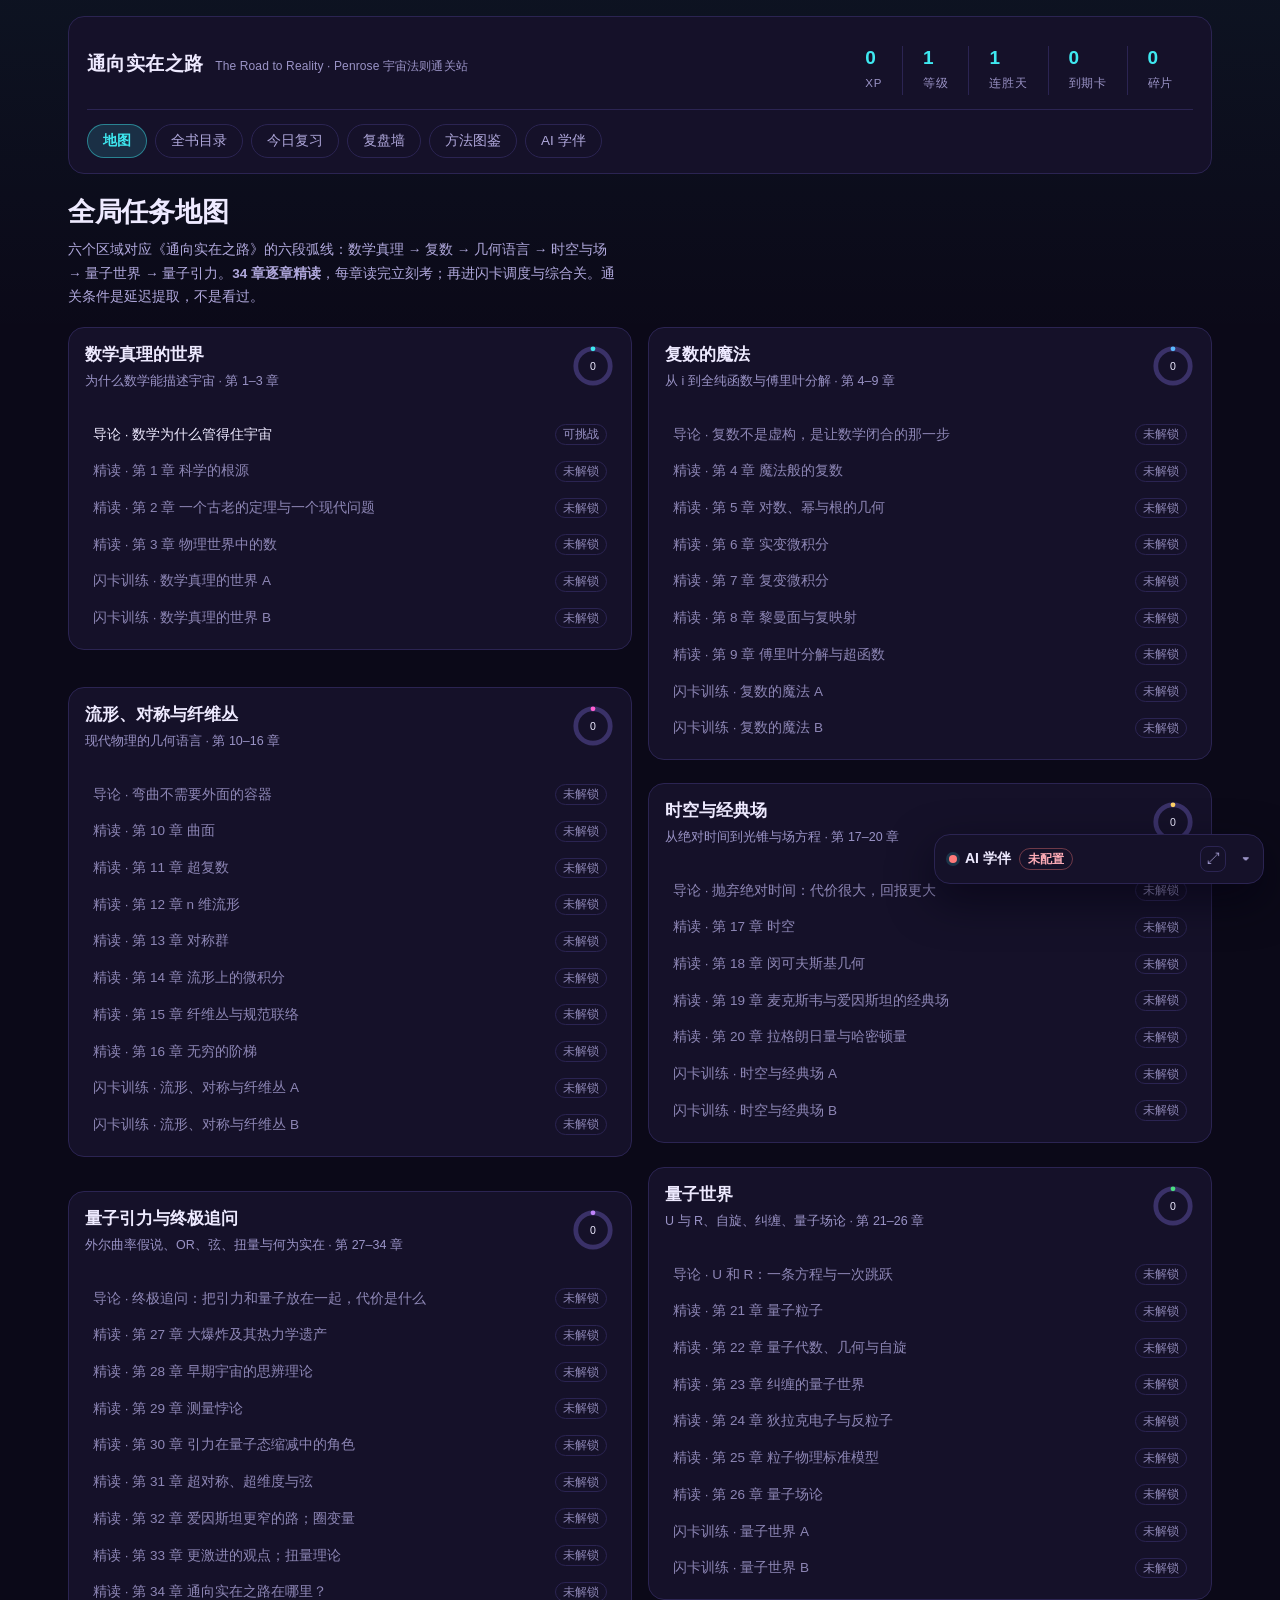
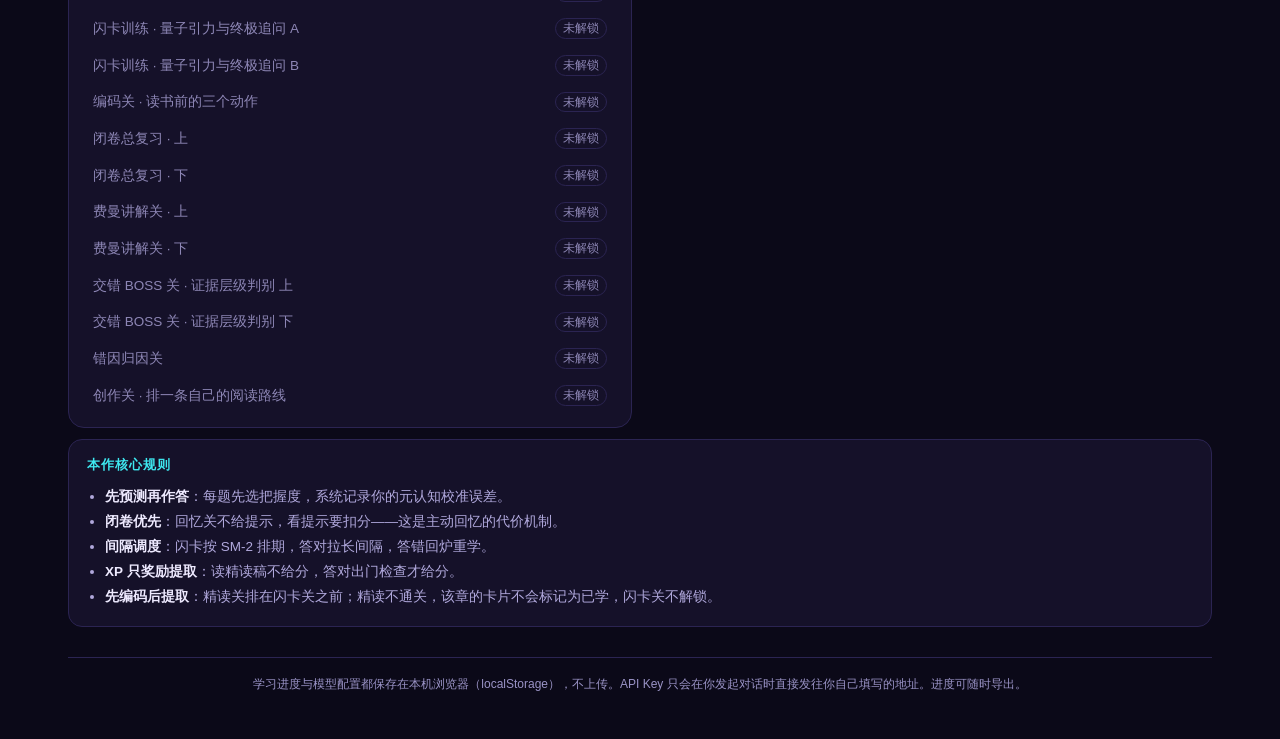
<file: index.html>
<!DOCTYPE html>
<html lang="zh-CN">
<head>
<meta charset="utf-8">
<meta name="viewport" content="width=device-width,initial-scale=1,viewport-fit=cover">
<title>通向实在之路 · 通关学习站</title>
<link rel="stylesheet" href="styles.css">
</head>
<body>

<div id="app">

  <!-- ============ 顶部 HUD ============ -->
  <header class="hud">
    <div class="hud-left">
      <div class="logo">通向实在之路</div>
      <div class="sub">The Road to Reality · Penrose 宇宙法则通关站</div>
    </div>
    <div class="hud-stats">
      <div class="stat"><span class="v" id="hud-xp">0</span><span class="k">XP</span></div>
      <div class="stat"><span class="v" id="hud-lv">1</span><span class="k">等级</span></div>
      <div class="stat"><span class="v" id="hud-streak">0</span><span class="k">连胜天</span></div>
      <div class="stat"><span class="v" id="hud-due">0</span><span class="k">到期卡</span></div>
      <div class="stat"><span class="v" id="hud-frag">0</span><span class="k">碎片</span></div>
    </div>
    <nav class="hud-nav">
      <button class="tab active" data-view="map">地图</button>
      <button class="tab" data-view="catalog">全书目录</button>
      <button class="tab" data-view="recall">今日复习</button>
      <button class="tab" data-view="wall">复盘墙</button>
      <button class="tab" data-view="library">方法图鉴</button>
      <button class="tab" data-view="companion">AI 学伴</button>
    </nav>
  </header>

  <!-- ============ 主区 ============ -->
  <main id="main">

    <!-- ---------- 地图视图 ---------- -->
    <section class="view" id="view-map">
      <div class="view-head">
        <h1>全局任务地图</h1>
        <p>六个区域对应《通向实在之路》的六段弧线：数学真理 → 复数 → 几何语言 → 时空与场 → 量子世界 → 量子引力。<b>34 章逐章精读</b>，每章读完立刻考；再进闪卡调度与综合关。通关条件是延迟提取，不是看过。</p>
      </div>
      <div class="map" id="map-grid"></div>

      <div class="panel">
        <h2 class="panel-t">本作核心规则</h2>
        <ul class="rules">
          <li><b>先预测再作答</b>：每题先选把握度，系统记录你的元认知校准误差。</li>
          <li><b>闭卷优先</b>：回忆关不给提示，看提示要扣分——这是主动回忆的代价机制。</li>
          <li><b>间隔调度</b>：闪卡按 SM-2 排期，答对拉长间隔，答错回炉重学。</li>
          <li><b>XP 只奖励提取</b>：读精读稿不给分，答对出门检查才给分。</li>
          <li><b>先编码后提取</b>：精读关排在闪卡关之前；精读不通关，该章的卡片不会标记为已学，闪卡关不解锁。</li>
        </ul>
      </div>
    </section>

    <!-- ---------- 全书目录：不受关卡顺序限制 ---------- -->
    <section class="view hidden" id="view-catalog">
      <div class="view-head">
        <h1>全书目录 · 想读哪节读哪节</h1>
        <p>这里不受关卡顺序限制。<b>自由阅读不记 XP、不进卡组、不改通关记录</b>——它是书架，不是考场。要练提取，回地图按关卡走。</p>
      </div>
      <div class="cat-bar">
        <input id="cat-q" class="cat-q" type="search" placeholder="搜章节名或小节名，比如「测地线」「薛定谔」" autocomplete="off">
        <span class="cat-count" id="cat-count"></span>
      </div>
      <div id="cat-list" class="cat-list"></div>
      <div class="panel" id="cat-store">
        <h2 class="panel-t">存档保险</h2>
        <p class="cat-note">存档存在这台浏览器里（localStorage）。换浏览器、清缓存、隐私模式都会丢。这里可以手动留底。</p>
        <div class="row-btns">
          <button class="btn small" id="cat-export">导出存档</button>
          <button class="btn small ghost" id="cat-import">导入存档</button>
          <button class="btn small ghost" id="cat-bak">看自动备份</button>
        </div>
        <div class="cat-note" id="cat-store-msg"></div>
      </div>
    </section>

    <!-- ---------- 今日复习（SM-2 队列） ---------- -->
    <section class="view hidden" id="view-recall">
      <div class="view-head">
        <h1>今日复习队列</h1>
        <p>SM-2 调度：到期卡优先，新卡每日上限 20 张。评分决定下次出现的时间，答错立刻回炉。队列只从<b>已通关</b>的章节出卡——没读过的内容不会来考你。</p>
      </div>
      <div class="recall-wrap">
        <div class="card-box" id="recall-box">
          <div class="card-face" id="recall-front"></div>
          <div class="card-face hidden" id="recall-back"></div>
          <div class="card-meta" id="recall-meta"></div>
        </div>
        <div class="grade-row hidden" id="recall-grades">
          <button class="g g1" data-g="1">忘记</button>
          <button class="g g3" data-g="3">困难</button>
          <button class="g g4" data-g="4">良好</button>
          <button class="g g5" data-g="5">轻松</button>
        </div>
        <div class="row-btns">
          <button class="btn primary" id="recall-show">显示答案</button>
          <button class="btn ghost" id="recall-skip">跳过本张</button>
        </div>
        <div class="queue-info" id="queue-info"></div>
      </div>
    </section>

    <!-- ---------- 复盘墙 ---------- -->
    <section class="view hidden" id="view-wall">
      <div class="view-head">
        <h1>复盘成就墙</h1>
        <p>这里不显示你"学了多久"，只显示你能取出来多少。</p>
      </div>
      <div class="wall-grid">
        <div class="panel">
          <h2 class="panel-t">六区域掌握度</h2>
          <div id="mastery-rings" class="rings"></div>
        </div>
        <div class="panel">
          <h2 class="panel-t">错因分布</h2>
          <div id="mistake-bars" class="bars"></div>
          <p class="hint">知识性错误占比下降才算真进步；表达类错误下降可能只是熟练度。</p>
        </div>
        <div class="panel">
          <h2 class="panel-t">元认知校准</h2>
          <div id="calib" class="calib"></div>
          <p class="hint">校准误差 = |预测正确率 − 实际正确率|。误差越小，你越清楚自己哪里不会。</p>
        </div>
        <div class="panel">
          <h2 class="panel-t">连胜日历 · 近 14 天</h2>
          <div id="streak-cal" class="cal"></div>
        </div>
        <div class="panel">
          <h2 class="panel-t">成就</h2>
          <div id="achv" class="achv"></div>
        </div>
        <div class="panel">
          <h2 class="panel-t">数据导出</h2>
          <p class="hint">所有进度可导出，避免平台锁定与黑箱算法。</p>
          <div class="row-btns">
            <button class="btn" id="exp-csv">导出 Anki 卡包 (CSV)</button>
            <button class="btn" id="exp-json">导出学习日志 (JSON)</button>
            <button class="btn danger" id="exp-reset">清空进度</button>
          </div>
        </div>
      </div>
    </section>

    <!-- ---------- 方法图鉴 ---------- -->
    <section class="view hidden" id="view-library">
      <div class="view-head">
        <h1>8 种读这本书的方法</h1>
        <p>按证据强度分层：第一梯队无条件优先，第二梯队基础扎实后叠加，辅助类只做配角，最后一类请当反面讲稿——它正是「从第一页硬啃到第 1124 页」。</p>
        <div class="row-btns" id="lib-filter">
          <button class="btn small" data-f="all">全部 8</button>
          <button class="btn small" data-f="1">第一梯队</button>
          <button class="btn small" data-f="2">第二梯队</button>
          <button class="btn small" data-f="3">辅助</button>
          <button class="btn small" data-f="4">误传</button>
        </div>
      </div>
      <div class="lib-grid" id="lib-grid"></div>
    </section>

    <!-- ---------- AI 学伴 ---------- -->
    <section class="view hidden" id="view-companion">
      <div class="view-head">
        <h1>AI 学伴</h1>
        <p>接上你自己的模型：DeepSeek 官方、本地 Ollama / LM Studio，或任意 OpenAI 兼容网关。学伴的默认纪律是「只追问、不给答案」——它做追问者、批改者、诊断者，答案仍然由你自己产出。</p>
      </div>

      <!-- 模型设置 -->
      <div class="panel llm-panel">
        <div class="llm-title">
          <h2 class="panel-t">模型设置</h2>
          <span class="pill" id="llm-status">未配置</span>
        </div>

        <div class="llm-grid">
          <label class="fld">
            <span>提供商预设</span>
            <select id="llm-preset"></select>
          </label>

          <label class="fld">
            <span>模型名</span>
            <span class="input-line">
              <input id="llm-model" list="llm-modellist" placeholder="deepseek-v4-pro" autocomplete="off">
              <button class="btn small ghost" id="llm-fetch-models" title="向 Base URL 请求 /models">拉取列表</button>
            </span>
            <datalist id="llm-modellist"></datalist>
          </label>

          <label class="fld wide">
            <span>Base URL<span class="hint">填到版本段为止，别带 /chat/completions</span></span>
            <input id="llm-base" placeholder="https://api.deepseek.com/v1" autocomplete="off" spellcheck="false">
          </label>

          <label class="fld wide">
            <span>API Key<span class="hint">只存在本机浏览器，直发你填的地址</span></span>
            <span class="input-line">
              <input id="llm-key" type="password" placeholder="sk-…（本地服务可留空）" autocomplete="off" spellcheck="false">
              <button class="btn small ghost" id="llm-key-eye">显示</button>
            </span>
          </label>

          <label class="fld">
            <span>温度 <b id="llm-temp-v">0.7</b></span>
            <input id="llm-temp" type="range" min="0" max="1.5" step="0.1">
          </label>

          <label class="fld">
            <span>最大输出 tokens<span class="hint">思考过程也算在内，调小会截断长回答</span></span>
            <input id="llm-maxtok" type="number" min="256" max="16384" step="256">
          </label>

          <label class="fld">
            <span>超时（秒）<span class="hint">多久没新内容才放弃</span></span>
            <input id="llm-timeout" type="number" min="10" max="600" step="5">
          </label>

          <div class="fld checks">
            <label><input type="checkbox" id="llm-stream"> 流式输出（打字机效果）</label>
            <label><input type="checkbox" id="llm-reason"> 展开思考过程（reasoning）</label>
          </div>
        </div>

        <div class="llm-preset-note" id="llm-preset-note"></div>

        <div class="row-btns">
          <button class="btn primary" id="llm-save">保存设置</button>
          <button class="btn" id="llm-test">测试连接</button>
          <button class="btn ghost" id="llm-reset">恢复默认</button>
          <button class="btn ghost" id="llm-clear">清除密钥</button>
          <button class="btn ghost" id="llm-proxy">下载本地代理脚本</button>
        </div>

        <div class="llm-result hidden" id="llm-result"></div>

        <details class="llm-help">
          <summary>连不上？三种典型情况与解法</summary>
          <div class="llm-help-body">
            <p><b>① 跨域被拦（最常见的报错）。</b>浏览器会打印 <code>CORS policy</code> 或本页提示「无法连接到…」。云端 API（含 DeepSeek 官方）与部分本地服务都不允许网页直接调用。解法：下载本仓库的 <code>ds-proxy.py</code>，在本机执行</p>
            <pre>python3 ds-proxy.py --upstream https://api.deepseek.com --key sk-你的key</pre>
            <p>然后把这里的 Base URL 改成 <code>http://127.0.0.1:8787/v1</code>，Key 留空（key 已放在代理端，不进浏览器），模型名照旧。</p>
            <p><b>② 混合内容拦截。</b>若页面以 <code>https://</code> 打开，而接口是 <code>http://127.0.0.1</code>，浏览器会直接拒绝。用本地单文件打开（<code>file://</code>）或让两者协议一致。</p>
            <p><b>③ 密钥或模型名不对。</b>报 401 是 key 问题，报 404 / 400 多为 Base URL 少了 <code>/v1</code>，或模型名不存在——点「拉取列表」看看服务端到底有哪些模型。</p>
            <p class="dim">DeepSeek 官方模型名：<code>deepseek-v4-pro</code>（思考模式）、<code>deepseek-v4-flash</code>（非思考）。旧的 <code>deepseek-chat</code> / <code>deepseek-reasoner</code> 已于 2026-07-24 弃用。</p>
          </div>
        </details>
      </div>

      <!-- 提示词库 -->
      <div class="panel">
        <h2 class="panel-t">提示词库</h2>
        <p class="dim">下面这些提示词可以直接复制到任意对话窗口使用，也是浮动学伴面板内置的人设来源。</p>
      </div>
      <div class="prompt-grid" id="prompt-grid"></div>

      <div class="panel">
        <h2 class="panel-t">三条不可让渡的红线</h2>
        <ul class="rules">
          <li><b>先生成，后辅助</b>：任何任务先独立做，AI 只做批改与追问。</li>
          <li><b>答案不算产出</b>：合上 AI 的回复，凭记忆重写一次，才算完成。</li>
          <li><b>事实必核查</b>：AI 给的数字与引用一律回到本站讲稿二次核对——它会一本正经地编页码。</li>
        </ul>
      </div>
    </section>

    <!-- ---------- 关卡视图 ---------- -->
    <section class="view hidden" id="view-level">
      <button class="btn ghost back" id="level-back">← 返回地图</button>
      <button class="btn ghost back" id="readmode-toggle" title="切换精读排版：大字号、宽行距、易辨识，适合长时间阅读">阅读模式：关</button>
      <div class="level-head">
        <div class="lv-tag" id="lv-tag"></div>
        <h1 id="lv-title"></h1>
        <p id="lv-brief"></p>
        <div class="lv-method" id="lv-method"></div>
      </div>
      <!-- 阅读滑轨：既是进度，也是页码导航（悬停看页码+小节，点击/方向键跳页） -->
      <div class="rd-sections" id="rd-sections"></div>
      <div class="rd-scrub" id="rd-scrub" role="slider" tabindex="0"
           aria-label="阅读进度，可跳页" aria-orientation="horizontal"
           aria-valuemin="1" aria-valuemax="1" aria-valuenow="1">
        <div class="rd-scrub-rail">
          <span class="rd-scrub-seg" id="rd-seg"></span>
          <div class="progress-bar" id="lv-progress"></div>
          <span class="rd-scrub-ticks" id="rd-ticks"></span>
          <i class="rd-scrub-cursor" id="rd-cursor"></i>
        </div>
        <div class="rd-tip" id="rd-tip"></div>
      </div>
      <div class="stage" id="lv-stage"></div>
      <div class="row-btns" id="lv-actions"></div>
      <div class="feedback hidden" id="lv-feedback"></div>
    </section>

  </main>

  <!-- ============ AI 学伴浮动面板 ============ -->
  <aside id="npc" class="npc">
    <div class="npc-head" id="npc-toggle">
      <span class="dot" id="npc-dot"></span>
      <span>AI 学伴</span>
      <span class="npc-badge" id="npc-badge">未配置</span>
      <button class="npc-exp" id="npc-expand" type="button"
              title="展开为分屏：学伴铺在右侧，和网页并排看">⤢</button>
      <span class="caret">▾</span>
    </div>
    <div class="npc-body" id="npc-body">
      <div class="npc-modes" id="npc-modes">
        <button class="btn small" data-mode="ask">只追问</button>
        <button class="btn small" data-mode="review">批改</button>
        <button class="btn small" data-mode="chat">自由问答</button>
      </div>
      <div class="npc-ctx" id="npc-ctx"></div>
      <div class="chat" id="npc-chat"></div>
      <textarea id="npc-input" class="npc-input" rows="2" placeholder="先写下你自己的答案，再让学伴追问…（Ctrl/⌘ + Enter 发送）"></textarea>
      <div class="row-btns">
        <button class="btn small primary" id="npc-ask">发送</button>
        <button class="btn small ghost" id="npc-stop">停止</button>
        <button class="btn small ghost" id="npc-clear">清空</button>
        <button class="btn small ghost" id="npc-export">导出</button>
        <button class="btn small ghost" id="npc-config">设置</button>
      </div>
      <div class="npc-tip" id="npc-tip">未接模型时，学伴用内置规则追问；在「设置」里填好 API 即可接入你自己的模型。</div>
    </div>
  </aside>

  <footer class="foot">
    学习进度与模型配置都保存在本机浏览器（localStorage），不上传。API Key 只会在你发起对话时直接发往你自己填写的地址。进度可随时导出。
  </footer>
</div>

<!-- 首屏只带地图需要的：数据结构、引擎、学伴、朗读模块 -->
<script src="data.js"></script>
<script src="data-cards.js"></script>
<script src="data-pools.js"></script>
<script src="engine.js"></script>
<script src="llm.js"></script>
<script src="tts.js"></script>
<script src="math.js"></script>
<!-- 按需加载清单（由 gen/build-lazy.py 生成） -->
<script src="gen/lazy/manifest.js"></script>
<script src="lazy.js"></script>
<!-- @@LAZY@@ 单文件版在这里内联 KaTeX / 章节 / 插图 / 图示 -->
<script src="emph.js"></script>
<script src="ink.js"></script>
<script src="app.js"></script>
</body>
</html>
</file>
<file: styles.css>
/* ============================================================
   通向实在之路 · 界面样式
   设计方向：深夜天文台
   —— 墨蓝底面、三级表面明度、单一电青主信号、金色成就色。
   三条硬规则：
   1) 不用装饰性渐变（文字渐变、按钮渐变、背景光晕一律不用）
   2) 不用左侧色条（callout 一律改用「淡色底 + 同色描边 + 同色标题」）
   3) 不嵌套卡片（卡片里只放内容，不放在第二层卡片里）
   ============================================================ */

:root{
  /* 表面：三级明度，全部带紫调，不用纯黑纯灰 */
  --bg:#0b0918;
  --surf1:#151129;
  --surf2:#1c1735;
  --surf3:#241d45;
  /* 旧变量名保留，避免 JS 内联样式失效 */
  --panel:var(--surf1);
  --panel2:var(--surf2);
  --line:#2b2452;
  --line2:#3d3470;
  /* 文字 */
  --txt:#eeeaff;
  --dim:#b0a8dc;
  --hint:#9a93c6;
  /* 信号色 */
  --cyan:#3ee8f0;
  --cyan-ink:#04141a;
  --mag:#ff5fd2;
  --gold:#ffd166;
  --ok:#4ade80;
  --bad:#ff7a7a;
  --radius:14px;
  /* 精读正文用楷体：笔画分明、字字独立，长文读起来不糊 */
  --kai:"RTRKai","Kaiti SC","STKaiti","KaiTi","楷体","Kaiti","楷体_GB2312","Songti SC","SimSun",serif;
}

*{box-sizing:border-box;-webkit-tap-highlight-color:transparent}
html,body{margin:0;padding:0}

body{
  background-color:var(--bg);
  /* 顶部一层极淡的冷色洗底，取代原来的两团径向光晕 */
  background-image:linear-gradient(180deg,rgba(62,232,240,.045),rgba(62,232,240,0) 340px);
  background-attachment:fixed;
  color:var(--txt);
  font-family:-apple-system,BlinkMacSystemFont,"PingFang SC","Microsoft YaHei","Helvetica Neue",Arial,sans-serif;
  font-size:15px; line-height:1.65; min-height:100vh;
  -webkit-font-smoothing:antialiased;
  text-rendering:optimizeLegibility;
}
#app{max-width:1180px;margin:0 auto;padding:0 18px 44px}
.hidden{display:none !important}

h1,h2,h3,h4{line-height:1.35;letter-spacing:-.01em}
h1{font-size:clamp(23px,2.4vw,27px);margin:0 0 8px;font-weight:800}
h2{font-size:19px;margin:0 0 8px;font-weight:700}
h3{margin:0 0 10px;font-size:15px;font-weight:700;color:var(--cyan)}
p{margin:0 0 10px}

/* ---------- 浏览器自带的那些面 ----------
   选中态、焦点环、滚动条、光标、表格数字：这些也是设计的一部分 */
::selection{background:rgba(62,232,240,.26);color:#fff}
:focus-visible{outline:2px solid var(--cyan);outline-offset:2px;border-radius:6px}
input,textarea,select{caret-color:var(--cyan)}
input[type=range]{accent-color:var(--cyan)}
a{color:var(--cyan);text-underline-offset:2px}
*{scrollbar-width:thin;scrollbar-color:rgba(176,168,220,.28) transparent}
::-webkit-scrollbar{width:10px;height:10px}
::-webkit-scrollbar-track{background:transparent}
::-webkit-scrollbar-thumb{background:rgba(176,168,220,.24);border-radius:6px;border:3px solid transparent;background-clip:content-box}
::-webkit-scrollbar-thumb:hover{background:rgba(176,168,220,.42);background-clip:content-box}

/* ---------- HUD：一条完整的信息带，不是五张同样的小卡 ---------- */
.hud{
  background:var(--surf1);border:1px solid var(--line);border-radius:16px;
  padding:15px 18px;margin:16px 0 20px;
}
@media (min-width:940px){
  .hud{display:grid;grid-template-columns:1fr auto;column-gap:28px;align-items:center}
  .hud-left{grid-column:1}
  .hud-stats{grid-column:2;margin:0;justify-self:end}
  .hud-nav{grid-column:1 / -1}
}
.hud-left{display:flex;align-items:baseline;gap:12px;flex-wrap:wrap}
.logo{font-size:19px;font-weight:800;letter-spacing:.02em;color:var(--txt)}
.logo b{color:var(--cyan);font-weight:800}
.sub{color:var(--hint);font-size:12px;letter-spacing:.01em}
.hud-stats{display:flex;flex-wrap:wrap;margin:14px 0 0}
.stat{padding:0 20px;border-left:1px solid var(--line);min-width:0}
.stat:first-child{padding-left:0;border-left:0}
.stat .v{display:block;font-weight:800;font-size:19px;color:var(--cyan);
  font-variant-numeric:tabular-nums;line-height:1.25}
.stat .k{font-size:11.5px;color:var(--hint);letter-spacing:.06em}
.hud-nav{display:flex;gap:8px;flex-wrap:wrap;margin-top:14px;padding-top:14px;border-top:1px solid var(--line)}
.tab{background:transparent;border:1px solid var(--line);color:var(--dim);
  padding:7px 15px;border-radius:999px;font-size:13.5px;cursor:pointer;transition:background .15s,color .15s,border-color .15s}
.tab:hover{color:var(--txt);border-color:var(--line2);background:var(--surf2)}
.tab.active{background:rgba(62,232,240,.14);color:var(--cyan);border-color:rgba(62,232,240,.45);font-weight:700}

/* ---------- 通用容器 ---------- */
.view-head{margin-bottom:18px}
.view-head p{color:var(--dim);font-size:13.5px;max-width:74ch;line-height:1.75}
.panel{background:var(--surf1);border:1px solid var(--line);border-radius:var(--radius);padding:16px 18px;margin-bottom:14px}
/* 面板标题：h2 语义层级，视觉上克制 */
.panel-t,.panel h2{font-size:13px;font-weight:700;color:var(--cyan);
  letter-spacing:.08em;margin:0 0 12px;text-transform:none}
.rules{margin:0;padding-left:18px;color:var(--dim);font-size:13.5px;line-height:1.85}
.rules b{color:var(--txt);font-weight:700}
.hint,.dim{color:var(--hint);font-size:12.5px}
.dim{color:var(--hint)}

.btn{background:var(--surf2);border:1px solid var(--line);color:var(--txt);
  padding:10px 16px;border-radius:10px;cursor:pointer;font-size:14px;
  font-family:inherit;transition:background .15s,border-color .15s,color .15s}
.btn:hover{border-color:var(--line2);background:var(--surf3)}
.btn.primary{background:var(--cyan);color:var(--cyan-ink);font-weight:800;border-color:transparent}
.btn.primary:hover{background:#65f0f5}
.btn.ghost{background:transparent}
.btn.ghost:hover{background:var(--surf2)}
.btn.danger{border-color:rgba(255,122,122,.4);color:#ffa8b4;background:transparent}
.btn.danger:hover{background:rgba(255,122,122,.12)}
.btn.small{padding:7px 12px;font-size:13px}
.btn:disabled{opacity:.55;cursor:not-allowed}
.row-btns{display:flex;gap:8px;flex-wrap:wrap;margin-top:14px}

/* ---------- 地图：真瀑布流 ----------
   为什么不用 columns:2：WebKit 对「整块不可分」的多列不做平衡，6 张卡会全堆进第一列
   （Chromium 才是平衡的）；纯网格又会把同排卡片拉成同高、短卡留空洞。
   做法：grid + 8px 行轨，由 app.js 的 layoutMap() 按实测高度算行跨度、放进最矮的列。 */
.map{display:grid;grid-template-columns:repeat(2,minmax(0,1fr));grid-auto-rows:8px;
  column-gap:16px;row-gap:16px;align-items:start}
@media (min-width:1560px){.map{grid-template-columns:repeat(3,minmax(0,1fr))}}
@media (max-width:760px){.map{grid-template-columns:1fr}}
.region{background:var(--surf1);border:1px solid var(--line);border-radius:16px;padding:16px 16px 12px;
  position:relative;display:block;margin:0}
.region h2{margin:0 0 4px;font-size:17px;font-weight:800;letter-spacing:0}
.region .rdesc{color:var(--hint);font-size:12.5px;margin-bottom:14px;line-height:1.6;
  padding-right:56px;min-height:2.6em}
.ring{width:48px;height:48px;display:block}
.region .ring{position:absolute;right:16px;top:16px;width:44px;height:44px}
/* 章节列表：两栏排，避免一列拉成 1.5 屏高 */
.lvlist{list-style:none;margin:0;padding:0}
.lvitem{display:flex;align-items:center;gap:8px;padding:7px 8px;border-radius:9px;
  background:transparent;border:0;margin-bottom:2px;cursor:pointer;font-size:13.5px;
  line-height:1.45;transition:background .13s}
.lvitem:hover{background:var(--surf3)}
.lvitem:focus-visible{outline:2px solid var(--cyan);outline-offset:-2px;background:var(--surf3)}
.lvitem.locked{cursor:not-allowed}
.lvitem.locked .lvname,.lvitem.locked .badge{color:#8d86b5}
.lvitem.locked:hover{background:transparent}
.lvitem.done .lvname:before{content:"";display:inline-block;width:6px;height:6px;border-radius:50%;
  background:var(--ok);margin-right:7px;vertical-align:2px}
.lvitem .lvname{flex:1;min-width:0}
.lvitem .badge{font-size:11.5px;color:var(--hint);border:1px solid var(--line);padding:1px 7px;border-radius:999px;white-space:nowrap}
.lvitem.done .badge{color:#86efac;border-color:rgba(74,222,128,.35)}
.lvitem .best{color:var(--gold);font-size:12.5px;font-weight:700;font-variant-numeric:tabular-nums}
.lvitem .pg{flex:none;font-size:11.5px;color:var(--gold);border:1px solid rgba(255,209,102,.3);
  border-radius:999px;padding:1px 7px;white-space:nowrap;font-variant-numeric:tabular-nums}

/* 按需加载时的占位 */
.lv-loading{padding:46px 10px;text-align:center}
.lv-loading-t{font-size:15px;color:var(--txt);font-weight:700;margin-bottom:8px}
.lv-loading-s{font-size:13px;color:var(--hint);line-height:1.8;max-width:34em;margin:0 auto}
.lv-loading.bad .lv-loading-t{color:var(--bad)}
.lv-loading.bad .row-btns{justify-content:center}

/* ---------- 闪卡 ---------- */
.recall-wrap{max-width:760px}
.card-box{background:var(--surf1);border:1px solid var(--line);border-radius:18px;padding:30px 28px;min-height:200px;
  display:flex;flex-direction:column;justify-content:center;align-items:stretch;text-align:left}
.card-face{font-size:19px;line-height:1.75;max-width:34em}
.card-face .q{color:var(--cyan);font-weight:700;display:block;margin-bottom:12px;font-size:12.5px;
  letter-spacing:.08em}
.card-meta{margin-top:16px;font-size:12.5px;color:var(--hint);line-height:1.7}
.grade-row{display:flex;gap:8px;margin-top:16px;flex-wrap:wrap}
.g{flex:1;min-width:84px;padding:13px 10px;border-radius:11px;border:1px solid var(--line);
  background:var(--surf2);color:var(--txt);cursor:pointer;font-size:14px;font-family:inherit;
  transition:background .15s,border-color .15s}
.g:hover{background:var(--surf3)}
.g1{border-color:rgba(255,122,122,.35)}
.g3{border-color:rgba(255,209,102,.3)}
.g4{border-color:rgba(74,222,128,.32)}
.g5{border-color:rgba(62,232,240,.32)}
.g small{display:block;font-size:11.5px;color:var(--hint);margin-top:2px}
.queue-info{margin-top:16px;color:var(--dim);font-size:13px}

/* ---------- 复盘墙 ---------- */
.wall-grid{display:grid;grid-template-columns:repeat(auto-fill,minmax(310px,1fr));gap:14px}
.rings{display:grid;grid-template-columns:repeat(3,1fr);gap:14px}
.ring-cell{text-align:center}
.ring-cell span{display:block;font-size:12px;color:var(--hint);margin-top:6px;line-height:1.45;text-wrap:balance}
.bars .bar{margin-bottom:11px}
.bars .bar .lb{display:flex;justify-content:space-between;font-size:12.5px;color:var(--dim);
  font-variant-numeric:tabular-nums}
.bars .bar .tr{height:7px;background:var(--surf3);border-radius:4px;overflow:hidden;margin-top:5px}
.bars .bar .fl{height:100%;background:var(--mag);border-radius:4px}
.calib .big{font-size:30px;font-weight:800;color:var(--gold);font-variant-numeric:tabular-nums}
.calib .sm{color:var(--hint);font-size:12.5px}
.cal{display:grid;grid-template-columns:repeat(14,1fr);gap:5px}
.cal i{height:26px;border-radius:6px;background:var(--surf3);display:block}
.cal i.on{background:var(--cyan)}
.achv{display:flex;flex-wrap:wrap;gap:8px}
.achv span{border:1px solid var(--line);border-radius:999px;padding:5px 12px;font-size:12px;color:var(--hint)}
.achv span.got{border-color:rgba(255,209,102,.45);color:var(--gold);font-weight:700;background:rgba(255,209,102,.08)}

/* ---------- 提示词卡 ---------- */
.prompt-grid{display:grid;grid-template-columns:repeat(auto-fill,minmax(330px,1fr));gap:14px;align-items:start}
.pcard{background:var(--surf1);border:1px solid var(--line);border-radius:var(--radius);padding:16px 16px 14px}
.pcard h3{margin:0 0 5px;font-size:15px;font-weight:700;color:var(--txt)}
.pcard .role{font-size:12px;color:var(--mag);margin-bottom:10px}
.pcard pre{white-space:pre-wrap;background:var(--bg);border:1px solid var(--line);border-radius:10px;
  padding:12px;font-size:12.5px;color:#d8d2ff;margin:0 0 10px;line-height:1.8;
  font-family:-apple-system,"PingFang SC",sans-serif}
.pcard .row-btns{margin-top:10px}
.pcard .btn.primary{background:rgba(62,232,240,.12);color:var(--cyan);border-color:rgba(62,232,240,.35)}
.pcard .btn.primary:hover{background:rgba(62,232,240,.2)}

/* ---------- 关卡 ---------- */
/* 精读正文的行宽由这一层决定：中文 40 字上下最舒服 */
#view-level{max-width:780px;margin-left:auto;margin-right:auto}
.back{margin-bottom:12px}
.level-head{margin-bottom:16px}
.lv-tag{display:inline-block;font-size:11.5px;color:var(--cyan);border:1px solid rgba(62,232,240,.3);
  background:rgba(62,232,240,.08);padding:3px 10px;border-radius:999px;margin-bottom:10px;letter-spacing:.04em}
.lv-method{font-size:12.5px;color:var(--hint);margin-top:8px}
.lv-method b{color:var(--mag);font-weight:700}
/* ---------- 阅读滑轨 ----------
   视觉高度仍是 4px，命中区靠上下 padding 撑到 ~28px（触控下限 24px）。
   悬停：出页码 + 小节名、一根青色游标、一段预览高亮；点击：跳到该页。
   键盘：← → 单页、Home/End 首末页。这一段同时是 progress 与导航，
   所以不做 hover 放大、不做阴影——它得一直在原地。 */
.rd-scrub{position:relative;padding:12px 0;margin:-8px 0 14px;cursor:pointer;-webkit-tap-highlight-color:transparent}
.rd-scrub.static{cursor:default}
.rd-scrub:focus-visible{outline:2px solid var(--cyan);outline-offset:4px;border-radius:6px}
.rd-scrub-rail{position:relative;height:4px;background:var(--surf3);border-radius:3px}
.progress-bar{position:relative;z-index:2;height:100%;width:0;background:var(--cyan);border-radius:3px;
  transition:width .28s cubic-bezier(.4,0,.2,1)}
.rd-scrub-seg{position:absolute;z-index:1;top:-2px;height:8px;border-radius:4px;
  background:rgba(62,232,240,.4);opacity:0;transition:opacity .12s,left .1s linear,width .1s linear}
.rd-scrub-seg.on{opacity:1}
.rd-scrub-ticks{position:absolute;left:0;right:0;top:0;height:0;pointer-events:none}
.rd-tick{position:absolute;top:-3px;width:1px;height:10px;background:var(--line2)}
.rd-scrub-cursor{position:absolute;z-index:3;top:-5px;width:2px;height:14px;margin-left:-1px;
  background:var(--cyan);border-radius:2px;opacity:0;transition:opacity .12s}
.rd-scrub-cursor.on{opacity:1}
.rd-tip{position:absolute;z-index:20;bottom:27px;transform:translateX(-50%);white-space:nowrap;
  background:var(--surf3);border:1px solid var(--line2);border-radius:9px;padding:6px 10px;
  font-size:12px;line-height:1.5;color:var(--txt);pointer-events:none;
  opacity:0;transition:opacity .12s;box-shadow:0 10px 26px rgba(4,2,16,.55)}
.rd-tip.on{opacity:1}
.rd-tip b{color:var(--cyan);font-weight:800;font-variant-numeric:tabular-nums;margin-right:8px}
.rd-tip span{color:var(--txt)}
.rd-tip i{font-style:normal;color:var(--dim);margin-left:8px}

/* 关卡正文容器：不再套一层卡片，内容块自己就是表面 */
.stage{background:transparent;border:0;border-radius:0;padding:0;min-height:180px}
.stage h2,.stage h3{margin:0 0 10px;font-size:16px;font-weight:700;color:var(--txt);letter-spacing:0}

/* 材料/引子：中性表面，靠字号与底色区分，不靠色条 */
.material{background:var(--surf2);border:1px solid var(--line);padding:14px 16px;border-radius:12px;
  font-size:14px;color:#dcd6ff;margin-bottom:14px;white-space:pre-wrap;line-height:1.85}
.material.hook{background:rgba(255,209,102,.07);border-color:rgba(255,209,102,.26);font-size:14.5px;color:#f4e7c4}
.opts{display:grid;gap:9px}
.opt{background:var(--surf2);border:1px solid var(--line);border-radius:11px;padding:12px 14px;cursor:pointer;
  font-size:14px;text-align:left;color:var(--txt);font-family:inherit;line-height:1.7;
  transition:border-color .13s,background .13s}
.opt:hover{border-color:var(--line2);background:var(--surf3)}
.opt.sel{border-color:rgba(62,232,240,.55);background:rgba(62,232,240,.1)}
.opt.right{border-color:rgba(74,222,128,.5);background:rgba(74,222,128,.1)}
.opt.wrong{border-color:rgba(255,122,122,.5);background:rgba(255,122,122,.1)}
textarea.ans{width:100%;min-height:120px;background:var(--bg);border:1px solid var(--line);border-radius:11px;
  color:var(--txt);padding:13px;font-size:14.5px;line-height:1.8;resize:vertical;
  font-family:-apple-system,"PingFang SC",sans-serif}
textarea.ans:focus{outline:none;border-color:rgba(62,232,240,.5)}
.conf-row{display:flex;gap:8px;align-items:center;margin:14px 0;flex-wrap:wrap}
.conf{background:var(--surf2);border:1px solid var(--line);border-radius:9px;padding:8px 13px;cursor:pointer;
  font-size:13px;color:var(--txt);font-family:inherit;transition:border-color .13s,color .13s}
.conf:hover{border-color:var(--line2)}
.conf.sel{border-color:rgba(255,95,210,.5);color:var(--mag);font-weight:700;background:rgba(255,95,210,.08)}
.feedback{margin-top:16px;background:var(--surf2);border:1px solid var(--line);border-radius:12px;
  padding:15px 17px;font-size:14px;line-height:1.8}
.feedback.bad{background:rgba(255,122,122,.07);border-color:rgba(255,122,122,.28)}
.feedback.good{background:rgba(74,222,128,.07);border-color:rgba(74,222,128,.28)}
.feedback .kwd{color:var(--gold);font-weight:700}
.boss-mix{display:flex;gap:8px;flex-wrap:wrap;margin-bottom:12px}
.pill{border:1px solid var(--line);border-radius:999px;padding:4px 11px;font-size:12px;color:var(--dim);white-space:nowrap}
.pill.hot{border-color:rgba(255,95,210,.45);color:var(--mag);background:rgba(255,95,210,.08)}

/* ---------- NPC 学伴 ---------- */
.npc{position:fixed;right:16px;bottom:16px;width:330px;max-width:calc(100vw - 32px);
  background:var(--surf1);border:1px solid var(--line);border-radius:16px;overflow:hidden;z-index:50;
  box-shadow:0 16px 44px rgba(4,2,16,.6)}
.npc-head{display:flex;align-items:center;gap:8px;padding:11px 14px;cursor:pointer;font-size:14px;font-weight:700}
.npc-head .dot{width:8px;height:8px;border-radius:50%;background:var(--cyan);
  box-shadow:0 0 0 3px rgba(62,232,240,.16)}
.npc-head .caret{margin-left:auto;color:var(--hint)}
.npc-body{padding:0 14px 14px;display:none}
.npc.open .npc-body{display:block}
.chat{max-height:220px;overflow:auto;background:var(--bg);border:1px solid var(--line);border-radius:11px;
  padding:11px;margin-bottom:10px;font-size:13px;line-height:1.7}
.chat div{margin-bottom:9px}
.chat .me{text-align:right;color:var(--cyan)}
.chat .ai{color:#e6dfff}
.chat .ai:before{content:"学伴 · ";color:var(--mag)}
.npc-input{width:100%;background:var(--bg);border:1px solid var(--line);border-radius:11px;color:var(--txt);
  padding:10px;font-size:13px;line-height:1.55;font-family:inherit;resize:vertical;min-height:52px}
.npc-input:focus{outline:none;border-color:rgba(62,232,240,.5)}
.npc-tip{font-size:11.5px;color:var(--hint);margin-top:8px;line-height:1.6}
.foot{text-align:center;color:var(--hint);font-size:12px;margin-top:30px;padding-top:16px;border-top:1px solid var(--line);line-height:1.7}

@media (max-width:640px){
  #app{padding:0 14px 36px}
  .hud{padding:14px}
  .hud-stats{gap:12px 0}
  .stat{padding:0 14px}
  .stat .v{font-size:17px}
  .npc{width:calc(100vw - 24px);right:12px;bottom:12px}
  .rings{grid-template-columns:repeat(2,1fr)}
  .cal{grid-template-columns:repeat(7,1fr)}
}

/* ---------- 方法图鉴 ---------- */
.lib-grid{display:grid;grid-template-columns:repeat(auto-fill,minmax(320px,1fr));gap:14px;align-items:start}
.mcard{background:var(--surf1);border:1px solid var(--line);border-radius:var(--radius);padding:16px}
/* 四档用「描边色 + 角标色」区分，不再用左侧色条 */
.mcard.t1{border-color:rgba(62,232,240,.3)}
.mcard.t2{border-color:rgba(255,95,210,.3)}
.mcard.t3{border-color:var(--line2)}
.mcard.t4{border-color:rgba(255,122,122,.3)}
.mcard h2{margin:0 0 6px;font-size:15px;font-weight:700;color:var(--txt);display:flex;justify-content:space-between;gap:8px;align-items:baseline}
.mcard .rate{font-size:11.5px;color:var(--gold);white-space:nowrap;font-weight:400}
.mcard .num{font-size:11.5px;color:var(--cyan);margin-bottom:8px;letter-spacing:.06em}
.mcard .why{font-size:13px;color:var(--dim);margin-bottom:10px;line-height:1.75}
.mcard ol{margin:0 0 10px;padding-left:18px;font-size:13px;line-height:1.8;color:#e2ddff}
.mcard ol li{margin-bottom:4px}
.mcard .mis{font-size:12.5px;color:#ffadb8;border-top:1px solid var(--line);padding-top:9px;margin-top:2px;line-height:1.7}
.mcard .tiername{font-size:11.5px;color:var(--hint);margin-bottom:8px;letter-spacing:.05em}
.mcard.t1 .tiername{color:var(--cyan)}
.mcard.t2 .tiername{color:var(--mag)}
.mcard.t4 .tiername{color:var(--bad)}

/* ---------- 教材关 ---------- */
.lesson-step{font-size:11.5px;color:var(--hint);margin-bottom:12px;letter-spacing:.1em;
  text-transform:none;font-variant-numeric:tabular-nums}
/* 一句话核心：金色底 + 同色描边，字号拉起来做重点 */
.essence{background:rgba(255,209,102,.08);border:1px solid rgba(255,209,102,.3);
  padding:15px 17px;border-radius:12px;font-size:16.5px;font-weight:700;margin:12px 0;
  line-height:1.75;color:#ffeab5}
.essence .katex{color:inherit}
.blk{background:var(--surf2);border:1px solid var(--line);border-radius:12px;padding:14px 16px;
  margin-bottom:12px;font-size:14px;line-height:1.85;color:#e6e1ff}
.blk-t{font-size:11.5px;color:var(--cyan);margin-bottom:8px;font-weight:700;letter-spacing:.08em}
pre.viz{white-space:pre-wrap;background:var(--bg);border:1px solid var(--line);border-radius:10px;padding:13px;
  font-size:12.5px;color:#cfc7ff;margin:0;line-height:1.75;font-family:ui-monospace,Menlo,Consolas,monospace}

/* ---------- 精读关 ---------- */
.rd-p{margin:0 0 12px;line-height:1.95;font-size:16.5px;letter-spacing:.01em;color:#eae7ff;
  font-family:var(--kai)}
.rd-p:last-child{margin-bottom:0}

/* ---------- 长文的两层强调 ----------
   概念：「…」里的术语。首次出现才给点线下划——同一页里同一个词强调第二次，
   等于没有强调。之后的出现只留一层淡青，读者知道「这是术语」，眼睛不被打断。
   卡点句：下方「卡点拆解」引用的那句原文。淡到底色只是一层标记，不是高亮块。 */
.term{font-style:normal;color:#a8e9ee}
.term.first{color:#7ff2f8;text-decoration:underline dotted rgba(62,232,240,.38);
  text-underline-offset:6px;text-decoration-thickness:1px;text-decoration-skip-ink:none}
/* 横向上不留内边距：一处强调若在行尾折行，左右各多 3px 会在行首露出错位的缺口 */
.key{font-style:normal;font-weight:700;color:#fff;background:rgba(62,232,240,.085);
  border-radius:3px;padding:2px 0;
  -webkit-box-decoration-break:clone;box-decoration-break:clone}
/* 转折词只染词本身：读者扫一眼就知道「这里作者在纠偏」，但行气不断 */
.turn{font-style:normal;font-weight:700;color:#7fe9f0}
/* 重点句里夹着的公式：跟着上底色，但别把它也加粗（KaTeX 靠字形宽度对齐） */
.key .katex{font-weight:400}
.rd-kicker{margin:0 0 8px;font-size:12.5px;letter-spacing:.02em;color:var(--hint);
  font-variant-numeric:tabular-nums}
.emph-legend{margin:12px 0 2px;font-size:12px;line-height:1.9;color:var(--hint);
  display:flex;flex-wrap:wrap;gap:4px 20px}
.emph-legend span{white-space:nowrap}
.emph-legend .term,.emph-legend .key,.emph-legend .turn{margin-right:6px}
body.readmode .emph-legend{font-size:13px}
.blk.warn{background:rgba(255,209,102,.07);border-color:rgba(255,209,102,.28)}
.blk.warn .blk-t{color:var(--gold)}

/* ---------- 生动化卡背 ---------- */
.vivid{text-align:left;font-size:15px;line-height:1.95;white-space:pre-wrap}
.vivid b{color:var(--gold)}

/* ---------- 初见面状态标签 ---------- */
.tag-new,.tag-ok{display:inline-block;font-size:11.5px;padding:2px 8px;border-radius:999px;margin-right:6px;font-weight:700}
.tag-new{background:rgba(255,122,122,.14);border:1px solid rgba(255,122,122,.32);color:#ffadb8}
.tag-ok{background:rgba(74,222,128,.12);border:1px solid rgba(74,222,128,.32);color:#86efac}

/* ============ 图示层（viz-core 渲染的交互图） ============ */
.figbox{background:var(--surf1);border:1px solid var(--line);border-radius:var(--radius);padding:15px;margin:14px 0}
.fig-title{font-size:12px;color:var(--cyan);font-weight:700;margin-bottom:12px;letter-spacing:.08em}
.fig-stage{position:relative}
.fig-svg{width:100%;height:auto;display:block;border-radius:12px;background:#100c24}
.viz-note{margin-top:12px;font-size:13px;line-height:1.8;color:#cfc7ff;
  background:var(--surf2);border:1px solid var(--line);border-radius:10px;padding:10px 13px}
.viz-note b{color:var(--gold)}
.viz-note .hl{color:var(--cyan);font-weight:700}
.viz-note code{background:var(--bg);border:1px solid var(--line);border-radius:5px;padding:1px 5px;font-size:12px;color:var(--gold)}
.viz-legend{display:flex;flex-wrap:wrap;gap:12px;margin-top:10px;font-size:12px;color:var(--hint)}
.viz-legend i{display:inline-block;width:10px;height:10px;border-radius:3px;margin-right:5px;vertical-align:middle}
.viz-chips{display:flex;flex-wrap:wrap;gap:8px;margin-bottom:12px}
.viz-chip{background:var(--surf2);border:1px solid var(--line);color:var(--dim);
  padding:6px 13px;border-radius:999px;font-size:12.5px;cursor:pointer;transition:background .13s,color .13s,border-color .13s}
.viz-chip:hover{color:var(--txt);border-color:var(--line2)}
.viz-chip.on{background:rgba(62,232,240,.14);color:var(--cyan);border-color:rgba(62,232,240,.45);font-weight:700}
.viz-btn{background:var(--surf2);border:1px solid var(--line);color:var(--txt);
  padding:6px 12px;border-radius:9px;font-size:12.5px;cursor:pointer;font-family:inherit}
.viz-btn:hover{border-color:var(--line2);background:var(--surf3)}
.viz-btn.on{background:var(--cyan);color:var(--cyan-ink);border-color:transparent;font-weight:700}
.viz-slider{margin:9px 0}
.viz-slider-top{display:flex;justify-content:space-between;font-size:12px;color:var(--hint);margin-bottom:5px}
.viz-slider input[type=range]{width:100%;accent-color:var(--cyan)}
.viz-readout{display:flex;flex-wrap:wrap;gap:8px;margin-top:9px}
.viz-readout span{background:var(--bg);border:1px solid var(--line);border-radius:8px;
  padding:5px 10px;font-size:12px;color:var(--dim);font-variant-numeric:tabular-nums}
.viz-readout span b{color:var(--cyan);font-weight:700}
.viz-panel{background:var(--surf2);border:1px solid var(--line);border-radius:10px;padding:9px 11px;margin-top:9px}
.viz-panel-row{display:flex;justify-content:space-between;font-size:12px;color:var(--dim);
  padding:2px 0;font-variant-numeric:tabular-nums}
.viz-panel-row b{color:var(--gold)}
.viz-missing{background:rgba(255,122,122,.08);border:1px dashed rgba(255,122,122,.35);color:#ffadb8;
  border-radius:10px;padding:13px;font-size:12.5px}
canvas{max-width:100%}

/* ============ 模型设置面板 ============ */
.llm-title{display:flex;align-items:center;gap:10px;margin-bottom:14px}
.llm-title h2{margin:0}
.pill.ok{border-color:rgba(74,222,128,.45);color:#86efac;background:rgba(74,222,128,.1)}
.pill.warn{border-color:rgba(255,209,102,.4);color:var(--gold);background:rgba(255,209,102,.08)}
.pill.bad{border-color:rgba(255,122,122,.4);color:#ffadb8;background:rgba(255,122,122,.08)}
.pill.busy{border-color:rgba(62,232,240,.4);color:var(--cyan);background:rgba(62,232,240,.08)}
.llm-grid{display:grid;grid-template-columns:repeat(auto-fit,minmax(240px,1fr));gap:14px}
.fld{display:flex;flex-direction:column;gap:6px;font-size:12px;color:var(--dim)}
.fld.wide{grid-column:1 / -1}
.fld>span{display:flex;align-items:baseline;gap:6px;flex-wrap:wrap}
.fld .hint{font-size:11.5px;color:var(--hint)}
.fld input[type=text],.fld input[type=password],.fld input[type=number],.fld select,.fld input:not([type]){
  width:100%;background:var(--bg);border:1px solid var(--line);border-radius:10px;color:var(--txt);
  padding:10px 12px;font-size:13.5px;font-family:inherit}
.fld input:focus,.fld select:focus{outline:none;border-color:rgba(62,232,240,.5)}
.fld input[type=range]{width:100%;accent-color:var(--cyan)}
.fld.checks{flex-direction:row;gap:16px;align-items:center;flex-wrap:wrap;padding-top:18px}
.fld.checks label{display:flex;align-items:center;gap:6px;font-size:12.5px;color:var(--txt);cursor:pointer}
.input-line{display:flex;gap:8px;align-items:center}
.input-line input{flex:1;min-width:0}
.input-line .btn{white-space:nowrap}
.llm-preset-note{font-size:12.5px;color:var(--dim);margin-top:14px;line-height:1.8;
  padding:10px 13px;background:var(--surf2);border:1px solid var(--line);border-radius:10px}
.llm-result{margin-top:12px;border-radius:11px;padding:12px 14px;font-size:12.5px;line-height:1.75;
  border:1px solid var(--line);background:var(--surf2);white-space:pre-wrap;word-break:break-word}
.llm-result.ok{border-color:rgba(74,222,128,.4);background:rgba(74,222,128,.08);color:#c8f7d8}
.llm-result.bad{border-color:rgba(255,122,122,.4);background:rgba(255,122,122,.08);color:#ffd0d6}
.llm-result.busy{border-color:rgba(62,232,240,.4);background:rgba(62,232,240,.07);color:#cdf7fb}
.llm-help{margin-top:16px;border-top:1px solid var(--line);padding-top:14px}
.llm-help summary{cursor:pointer;font-size:13.5px;color:var(--cyan);font-weight:700}
.llm-help-body{font-size:13px;color:var(--dim);line-height:1.85;margin-top:12px}
.llm-help-body pre{background:var(--bg);border:1px solid var(--line);border-radius:9px;padding:10px 12px;
  font-size:12px;color:#cfc7ff;overflow-x:auto;white-space:pre-wrap;word-break:break-all}
.llm-help-body code{background:var(--surf3);border-radius:5px;padding:1px 5px;font-size:12px;color:var(--gold)}
.llm-help-body .dim{color:var(--hint)}

/* ============ 学伴面板增强 ============ */
.npc-badge{font-size:11.5px;border:1px solid var(--line);border-radius:999px;padding:1px 8px;color:var(--hint)}
.npc-badge.ok{border-color:rgba(74,222,128,.4);color:#86efac}
.npc-badge.bad{border-color:rgba(255,122,122,.38);color:#ffadb8}
.npc-modes{display:flex;gap:6px;margin-bottom:10px}
.npc-modes .btn{flex:1;justify-content:center;text-align:center}
.npc-modes .btn.on{background:rgba(62,232,240,.14);color:var(--cyan);border-color:rgba(62,232,240,.45);font-weight:700}
.npc-ctx{font-size:11.5px;color:var(--dim);background:var(--surf2);border:1px solid var(--line);border-radius:9px;
  padding:7px 10px;margin-bottom:8px;line-height:1.6;display:none}
.npc-ctx.on{display:block}
.npc-ctx b{color:var(--cyan)}
.chat .sys{color:var(--hint);font-size:11.5px;font-style:italic;text-align:center;
  border-top:1px solid var(--line);border-bottom:1px solid var(--line);padding:6px 0;margin:9px 0}
.chat .err{color:#ffadb8;font-size:12px;background:rgba(255,122,122,.1);
  border:1px solid rgba(255,122,122,.32);border-radius:9px;padding:8px 10px}
.chat .ai{white-space:pre-wrap}
.chat .reason{color:var(--hint);font-size:11.5px;white-space:pre-wrap;border-left:1px solid var(--line2);
  padding-left:9px;margin-bottom:7px}
.chat .reason summary{cursor:pointer;color:var(--dim)}
.chat .trunc{margin-top:6px;font-size:12px;line-height:1.65;color:var(--gold);
  background:rgba(255,209,102,.08);border:1px solid rgba(255,209,102,.28);border-radius:9px;
  padding:8px 10px;display:flex;gap:8px;align-items:center;flex-wrap:wrap}
.chat .trunc .btn{margin-left:auto;flex:none}
.chat .busy:after{content:"▍";color:var(--cyan);animation:blink 1s steps(2) infinite}
@keyframes blink{50%{opacity:0}}
.npc{max-height:78vh}
.npc.open{max-height:78vh}

/* ===== 讲稿块（自足教材版）=====
   六类内容块共用一套语言：同色淡底 + 同色描边 + 同色块标题。
   不再使用左侧 3px 色条。 */
.chmeta{display:flex;flex-wrap:wrap;gap:8px;margin:12px 0 10px}
.needbox{background:rgba(109,179,242,.08);border:1px solid rgba(109,179,242,.26);border-radius:11px;
  padding:12px 15px;font-size:13.5px;line-height:1.8;margin-bottom:12px;color:#d8e8ff}
.needbox b{color:#9ecdff}
.goalbox{background:rgba(74,222,128,.07);border:1px solid rgba(74,222,128,.24);border-radius:11px;
  padding:12px 15px;font-size:13.5px;margin-bottom:12px}
.goal-t{color:#5ee08e;font-weight:700;font-size:11.5px;margin-bottom:8px;letter-spacing:.08em}
.goalbox ul{margin:0;padding-left:18px;line-height:1.9;color:#ddf7e6}
.blk.def{background:rgba(109,179,242,.07);border-color:rgba(109,179,242,.26)}
.blk.def .blk-t{color:#9ecdff}
.blk.ana{background:rgba(185,139,255,.07);border-color:rgba(185,139,255,.26)}
.blk.ana .blk-t{color:#ceb0ff}
.blk.eg{background:rgba(74,222,128,.06);border-color:rgba(74,222,128,.24)}
.blk.eg .blk-t{color:#5ee08e}
.blk.der{background:rgba(62,232,240,.055);border-color:rgba(62,232,240,.24)}
.blk.der .blk-t{color:var(--cyan)}
.blk.der .rd-p{font-variant-numeric:tabular-nums}
.blk.recap{background:rgba(255,209,102,.07);border-color:rgba(255,209,102,.26)}
.blk.recap .blk-t{color:var(--gold)}
.blk.hook{background:rgba(255,95,210,.06);border-color:rgba(255,95,210,.24)}
.blk.hook .blk-t{color:#ff9be0}
.blk .rd-p code{background:var(--bg);padding:1px 5px;border-radius:4px;font-size:13px;color:#ffe9a8}
.blk .rd-p b{color:#fff3c4;font-weight:700}
.blk .rd-p:first-child{margin-top:0}

/* ===== 数学公式（KaTeX） ===== */
.katex{font-size:1.04em}
.rd-p .katex,.blk .katex,.card-face .katex,.opt .katex,.needbox .katex,.goalbox .katex{font-size:1.06em}
.mth{white-space:nowrap}

/* 块级公式：整行一个公式，居中、淡底描边、太长可横向滚动 */
.math-line{
  margin:16px 0;padding:14px 16px;
  background:var(--surf2);border:1px solid var(--line);border-radius:11px;
  overflow-x:auto;overflow-y:hidden;text-align:center;
}
.math-line .katex-display{margin:0}
.math-line .katex{font-size:1.28em}
.math-line::-webkit-scrollbar{height:8px}

/* 公式内部的溢出保护：超宽公式自己滚动，不撑破卡片 */
.mblk{display:block;overflow-x:auto;overflow-y:hidden;padding:2px 0}
.rd-p{overflow-x:auto;overflow-y:hidden}

/* 长公式自动独立成行：居中、上下留白、字号放大；公式后的句读吸附在末尾 */
.mblk.mb-disp{
  display:block;margin:13px 0;padding:0;
  text-align:center;white-space:normal;
  overflow-x:auto;overflow-y:hidden;
}
.mblk.mb-disp .katex-display{margin:0;display:inline-block;text-align:center}
.mblk.mb-disp .katex{font-size:1.3em}
.mblk.mb-disp .mb-p{color:var(--hint);font-size:15px;margin-left:2px;vertical-align:middle}
.math-line .mblk.mb-disp{margin:0}
.math-line .mblk.mb-disp .katex-display{margin:0}
body.readmode #lv-stage .mblk.mb-disp{margin:18px 0}
body.readmode #lv-stage .mblk.mb-disp .katex{font-size:1.34em}

/* ASCII 示意图：等宽原样，允许横向滚动 */
.rd-p.viz-line{
  font-family:ui-monospace,"SF Mono",Menlo,Consolas,monospace;
  font-size:12.5px;line-height:1.6;white-space:pre;
  color:var(--dim);margin:9px 0;padding-bottom:2px;
}
pre.viz{font-size:12.5px;line-height:1.6}

/* 学伴对话里的公式与代码 */
.npc .ai .katex,.npc .me .katex{font-size:1.05em}
.npc .ai code,.npc .me code{background:rgba(0,0,0,.35);padding:1px 5px;border-radius:4px;font-size:12.5px;color:var(--gold)}
.npc .ai b,.npc .me b{color:var(--cyan)}

/* ===== 续读提示条（精读关回到上次位置）===== */
.resumebar{display:flex;align-items:center;gap:10px;flex-wrap:wrap;
  background:rgba(74,222,128,.08);border:1px solid rgba(74,222,128,.26);border-radius:11px;
  padding:10px 14px;font-size:12.5px;color:#d9f7e3;margin:8px 0 15px;line-height:1.75}
.resumebar b{color:#8ef0ab}
.resumebar .btn{margin-left:auto}

/* ===== 学伴面板：分屏展开 ===== */
:root{--npc-split:min(44vw,660px)}
.npc-head .npc-exp{margin-left:auto;flex:none;width:26px;height:26px;padding:0;line-height:1;
  background:transparent;border:1px solid var(--line);border-radius:8px;
  color:var(--hint);font-size:14px;cursor:pointer;font-family:inherit}
.npc-head .npc-exp:hover{color:var(--txt);border-color:rgba(62,232,240,.5);background:rgba(62,232,240,.08)}
.npc-head .caret{margin-left:8px}

body.npc-split{padding-right:var(--npc-split);transition:padding-right .18s ease}

.npc{transition:width .18s ease,right .18s ease,border-radius .18s ease}
.npc.full{right:0;bottom:0;top:0;left:auto;
  width:var(--npc-split);max-width:var(--npc-split);
  height:100vh;height:100dvh;max-height:100dvh;
  border-radius:16px 0 0 16px;border-right:0;
  display:flex;flex-direction:column}
.npc.full .npc-head{padding:14px 16px;cursor:default;border-bottom:1px solid var(--line)}
.npc.full .npc-body{display:none}
.npc.full.open .npc-body{display:flex;flex-direction:column;flex:1 1 auto;min-height:0;padding:12px 16px 14px}
.npc.full .chat{flex:1 1 auto;max-height:none;min-height:0;margin-bottom:12px}
.npc.full .npc-input{resize:none;height:74px;min-height:74px;flex:none}
.npc.full .npc-modes,.npc.full .row-btns,.npc.full .npc-tip,.npc.full .npc-ctx{flex:none}
.npc.full .npc-tip{max-height:56px;overflow:auto}

@media (max-width:900px){
  .npc-head .npc-exp{display:none}
  body.npc-split{padding-right:0}
}
/* 分屏时正文只剩一半宽，两列会挤成两条；窄屏分屏一律单列 */
@media (max-width:1400px){
  body.npc-split .map{grid-template-columns:1fr}
}

/* 挂载式小图（嵌在讲解步骤内） */
.figbox.fig-inline{margin-top:14px}

/* 原书插图 */
.bookfig{margin:16px 0 4px;text-align:center}
.bookfig img{max-width:100%;max-height:420px;border:1px solid var(--line2);border-radius:10px;background:#fff;padding:10px;box-sizing:border-box}
.bookfig figcaption{margin-top:9px;font-size:12.5px;color:var(--dim);line-height:1.75;
  text-align:left;max-width:44em;margin-left:auto;margin-right:auto}
.bookfig figcaption b{color:var(--cyan);font-weight:700;margin-right:2px}
.bookfig figcaption .katex{font-size:1.02em;color:#e8e3ff}

/* ---------- 朗读工具条（tts.js） ---------- */
.ttsbar{display:flex;align-items:center;gap:10px;flex-wrap:wrap;padding:9px 13px;margin:0 0 16px;
  border:1px solid var(--line);border-radius:11px;background:var(--surf2)}
.tts-l{font-size:13px;color:var(--dim)}
.tts-rate{font-size:12px;background:var(--bg);color:var(--txt);border:1px solid var(--line);
  border-radius:7px;padding:3px 5px;font-family:inherit}
.tts-note{font-size:12px;color:var(--hint);margin-left:auto;min-width:5em;text-align:right}
.rd-p.tts-on{background:rgba(62,232,240,.1);border-radius:5px;
  box-shadow:0 0 0 5px rgba(62,232,240,.1);transition:box-shadow .3s,background .3s}

/* ---------- 划词快捷提问菜单 ---------- */
.selmenu{position:absolute;z-index:95;display:none;flex-direction:column;gap:2px;min-width:180px;padding:8px;
  background:var(--surf3);border:1px solid var(--line2);border-radius:12px;box-shadow:0 14px 36px rgba(4,2,16,.55)}
.selmenu.on{display:flex}
.selmenu-t{font-size:12px;color:var(--dim);padding:0 6px 6px}
.selmenu-i{text-align:left;font-size:13px;padding:8px 10px;border:0;border-radius:8px;background:transparent;
  color:var(--txt);cursor:pointer;white-space:nowrap;font-family:inherit}
.selmenu-i:hover{background:rgba(62,232,240,.12);color:var(--cyan)}

/* ---------- 阅读模式（📖 一键切换，body.readmode） ----------
   阅读模式的第一件事是把行宽拉回可读区间：中文 40 字上下，
   整列收窄并居中，而不是把 20px 的字铺满 1000px。 */
#readmode-toggle{margin-left:8px}
body.readmode #lv-stage{font-size:17px}
body.readmode #lv-stage .rd-p{font-size:20px;line-height:2.08;letter-spacing:.02em;margin:0 0 18px;color:#f5f2ff}
body.readmode #lv-stage .blk{font-size:17.5px;line-height:2;padding:18px 20px;margin-bottom:16px}
body.readmode #lv-stage .blk .rd-p{font-size:19.5px}
body.readmode #lv-stage .blk-t{font-size:12px;margin-bottom:12px}
body.readmode #lv-stage .orig-t{font-size:13px;margin-bottom:10px}
body.readmode #lv-stage h2,body.readmode #lv-stage h3{font-size:23px;margin-bottom:16px}
body.readmode #lv-stage .material{font-size:16px;line-height:1.95}
body.readmode #lv-stage .goalbox li,body.readmode #lv-stage .needbox{font-size:15.5px;line-height:1.95}
body.readmode #lv-stage .blk .rd-p code{font-size:15px}
body.readmode #lv-stage pre.viz{font-size:14.5px;line-height:1.95}
body.readmode #lv-stage .bookfig figcaption{font-size:13.5px;line-height:1.7}
body.readmode #lv-stage .chmeta .pill{font-size:13px}

/* ---------- ⚙ 语音设置面板 ---------- */
.ttscfg{margin:-8px 0 16px;padding:14px 16px;border:1px solid var(--line);border-radius:11px;
  background:var(--surf2);font-size:13px}
.ttscfg-t{font-weight:700;color:var(--cyan);margin-bottom:10px;letter-spacing:.04em}
.ttscfg label{display:flex;align-items:center;gap:8px;margin:9px 0;color:var(--dim)}
.ttscfg select,.ttscfg input[type=range]{flex:1;background:var(--bg);color:var(--txt);
  border:1px solid var(--line);border-radius:7px;padding:4px 7px;font-size:13px;font-family:inherit}
.ttscfg-tip{font-size:12px;color:var(--hint);margin-top:7px;line-height:1.65}
.ttscfg-tip.ok{color:#6fe3b0}

/* ---------- 卡点拆解（pair 新结构 notes） ---------- */
.notesblk{background:rgba(255,209,102,.055);border-color:rgba(255,209,102,.24)}
.notesblk .blk-t{color:var(--gold)}
.note{padding:10px 0;border-top:1px solid rgba(255,255,255,.07)}
.note:first-of-type{border-top:0;padding-top:2px}
.note-q{font-size:15px;color:#ffe9a8;font-weight:700;line-height:1.8;margin-bottom:6px;font-family:var(--kai)}
.note-q .katex{color:inherit}
.note-a{font-size:15px;color:#e9e5ff;line-height:1.95;font-family:var(--kai);letter-spacing:.01em}
.note.tts-on{background:rgba(62,232,240,.08);border-radius:7px;box-shadow:0 0 0 6px rgba(62,232,240,.08)}
body.readmode #lv-stage .note-q{font-size:18px}
body.readmode #lv-stage .note-a{font-size:19px;line-height:2.05}
body.readmode #lv-stage .note{padding:14px 0}

/* ---------- 尊重系统的「减少动态效果」 ---------- */
@media (prefers-reduced-motion:reduce){
  *,*:before,*:after{
    animation-duration:.001ms !important;animation-iteration-count:1 !important;
    transition-duration:.001ms !important;scroll-behavior:auto !important;
  }
}

/* ---------- 预览模式提示条 ---------- */
body.is-preview { padding-top: 34px; }
#preview-bar {
  position: fixed; top: 0; left: 0; right: 0; z-index: 9999;
  height: 34px; display: flex; align-items: center; justify-content: center;
  font-size: 12.5px; letter-spacing: .02em;
  color: #1c1735; background: #ffd166;
}

/* ============================================================
   人话层：把「硬」的原文翻译成能动手实验的通俗读本
   —— 默认收成一行入口，不打断精读主线；展开后自成一篇小读本。
   配色取暖橙（原文是冷紫、卡点是金），三者互不撞色。
   ============================================================ */
:root{
  --warm:#ffb08a;          /* 人话的主色 */
  --warm-ink:#2a1206;      /* 暖色实底上的字 */
  --warm-dim:#f0c3ad;
}
.plainwrap{
  margin:14px 0 16px;
  border:1px solid rgba(255,176,138,.30);
  border-radius:12px;
  background:rgba(255,176,138,.05);
  overflow:hidden;
  /* 人话层整篇用楷体：跟精读正文同一副字，翻页时眼睛不用换字体。
     楷体笔画比屏方细、比屏方小，所以字号一律比屏方版放大一档。 */
  font-family:var(--kai);
  letter-spacing:.01em;
}
/* 折叠头：做成一个真按钮的样子，而不是灰字链接 */
.plain-sum{
  display:flex;align-items:center;gap:10px;
  padding:11px 14px;cursor:pointer;list-style:none;
  user-select:none;
}
.plain-sum::-webkit-details-marker{display:none}
.plain-sum:hover{background:rgba(255,176,138,.10)}
.plain-sum:focus-visible{outline:2px solid var(--warm);outline-offset:-2px}
.plain-badge{
  flex:none;font-size:12.5px;font-weight:700;letter-spacing:.08em;
  color:var(--warm-ink);background:var(--warm);
  padding:2px 9px;border-radius:999px;
}
.plain-sum-t{
  flex:1;min-width:0;font-size:15.5px;color:var(--warm);
  overflow:hidden;text-overflow:ellipsis;white-space:nowrap;
}
/* 展开箭头：用两个方向的线画一个十字，收起时是 + */
.plain-sum-x{
  flex:none;width:13px;height:13px;position:relative;
}
.plain-sum-x::before,.plain-sum-x::after{
  content:"";position:absolute;background:var(--warm);
}
.plain-sum-x::before{left:0;top:6px;width:13px;height:1.6px}
.plain-sum-x::after{left:6px;top:0;width:1.6px;height:13px}
.plainwrap[open] .plain-sum-x::after{opacity:0}
/* 展开后正文区 */
.plainblk{
  padding:4px 16px 18px;
  border-top:1px solid rgba(255,176,138,.22);
}
.plain-title{
  font-size:19.5px;font-weight:700;color:#ffd9c6;line-height:1.7;
  margin:16px 0 2px;
}
.plain-kicker{
  font-size:13px;color:var(--warm-dim);letter-spacing:.05em;margin-bottom:10px;
}
.plain-p{color:#f6e6dd;font-size:16.5px;line-height:2}
/* 段与段之间留一口气：line-height 只有 2，零间距会把长段糊成一堵墙 */
.plain-p + .plain-p{margin-top:10px}
.plain-p b{color:#ffe2cf;font-weight:700}
.plain-p code{
  background:rgba(0,0,0,.32);padding:1px 5px;border-radius:4px;
  font-size:14px;color:#ffd9c6;
}
.plain-quote{
  margin:16px 0;padding:12px 16px;
  border:1px solid rgba(255,176,138,.28);
  border-radius:10px;background:rgba(255,176,138,.07);
  font-size:16.5px;line-height:1.95;color:#ffe2cf;
}
.plain-quote b{color:var(--warm)}
.plain-tail{
  margin-top:16px;padding:12px 15px;
  border:1px solid rgba(255,176,138,.24);
  border-radius:10px;background:rgba(255,176,138,.05);
  font-size:16px;line-height:1.9;color:#f6e6dd;
}
.plain-tail b{color:#ffd9c6}
.plain-tb{
  width:100%;border-collapse:collapse;margin:14px 0;font-size:15px;
  font-variant-numeric:tabular-nums;
}
.plain-tb th{
  background:rgba(255,176,138,.16);color:#ffd9c6;font-weight:700;
  padding:8px 10px;text-align:left;border:1px solid rgba(255,176,138,.24);
}
.plain-tb td{padding:8px 10px;border:1px solid rgba(255,176,138,.18);color:#f0e2da}
.plain-tb tr:nth-child(even) td{background:rgba(255,176,138,.05)}
/* 「试一试」实验卡 */
.lab{
  margin:16px 0;padding:13px 15px 14px;
  border:1px solid rgba(255,176,138,.22);
  border-radius:11px;background:rgba(20,10,6,.30);
}
.lab-t{
  font-size:12.5px;font-weight:700;letter-spacing:.08em;color:var(--warm);
  margin-bottom:6px;
}
.lab-q{
  font-size:16.5px;color:#ffe2cf;font-weight:700;line-height:1.8;margin-bottom:10px;
}
.lab-hint{
  margin-top:9px;font-size:14px;line-height:1.85;color:var(--warm-dim);
}
.lab .figbox{margin:0}
.lab .fig-title{color:var(--warm)}

/* ---------- 行内环节：想一想 / 小检验 ----------
   三个环节（试一试、想一想、小检验）都长在人话的叙述里，
   跟当前段落挨着出现；配色统一在暖橙一族，只靠标签文字区分。 */
.plain-tag{
  display:inline-block;flex:none;
  font-size:12.5px;font-weight:700;letter-spacing:.08em;color:var(--warm);
  padding:1px 8px;border-radius:999px;
  border:1px solid rgba(255,176,138,.34);
  background:rgba(255,176,138,.10);
  line-height:1.7;
}
/* 想一想：点一下展开答案 */
.plain-ask{
  margin:16px 0;
  border:1px solid rgba(255,176,138,.22);
  border-radius:11px;background:rgba(255,176,138,.035);
  overflow:hidden;
}
.plain-ask-q{
  display:flex;align-items:flex-start;gap:9px;
  padding:11px 14px;cursor:pointer;list-style:none;
  user-select:none;
}
.plain-ask-q::-webkit-details-marker{display:none}
.plain-ask-q:hover{background:rgba(255,176,138,.08)}
.plain-ask-q:focus-visible{outline:2px solid var(--warm);outline-offset:-2px}
.plain-ask-t{
  flex:1;min-width:0;font-size:16.5px;font-weight:700;line-height:1.8;color:#ffe2cf;
}
.plain-ask-a{
  padding:11px 14px 13px;
  border-top:1px dashed rgba(255,176,138,.20);
  font-size:16px;line-height:1.95;color:#f0e2da;
}
.plain-ask-a b{color:#ffe2cf}
/* 小检验：选一个，当场判 */
.plain-check{
  margin:16px 0;padding:12px 14px 13px;
  border:1px solid rgba(255,176,138,.22);
  border-radius:11px;background:rgba(255,176,138,.035);
}
.plain-check-t{
  display:flex;align-items:flex-start;gap:9px;flex-wrap:wrap;
  font-size:16.5px;font-weight:700;line-height:1.8;color:#ffe2cf;margin-bottom:10px;
}
.plain-check-q{flex:1;min-width:0}
.plain-check-opts{display:flex;flex-direction:column;gap:7px}
.pcheck-opt{
  display:block;width:100%;text-align:left;cursor:pointer;
  background:rgba(20,10,6,.32);
  border:1px solid rgba(255,176,138,.20);
  border-radius:9px;padding:9px 12px;
  color:#f0e2da;font-family:var(--kai);font-size:15.5px;line-height:1.75;
  transition:background .18s,border-color .18s;
}
.pcheck-opt:hover{background:rgba(255,176,138,.10);border-color:rgba(255,176,138,.40)}
.pcheck-opt:focus-visible{outline:2px solid var(--warm);outline-offset:1px}
.pcheck-opt.right{
  border-color:rgba(74,222,128,.62);background:rgba(74,222,128,.13);color:#dcffe9;
}
.pcheck-opt.wrong{
  border-color:rgba(255,122,122,.58);background:rgba(255,122,122,.11);color:#ffdcdc;
}
.plain-check-why{
  margin-top:10px;padding-top:10px;
  border-top:1px dashed rgba(255,176,138,.20);
  font-size:15.5px;line-height:1.9;color:#f0e2da;
}
.plain-check-why b{color:#ffe2cf}

/* 阅读模式：人话层跟着放大 */
body.readmode #lv-stage .plain-title{font-size:23px}
body.readmode #lv-stage .plain-p{font-size:19px;line-height:2.05}
body.readmode #lv-stage .plain-sum-t{font-size:17px}
body.readmode #lv-stage .lab-q{font-size:19px}
body.readmode #lv-stage .lab-hint{font-size:16px;line-height:1.9}
body.readmode #lv-stage .plain-tb{font-size:16.5px}
body.readmode #lv-stage .plain-quote{font-size:19px;line-height:2}
body.readmode #lv-stage .plain-ask-t{font-size:19px}
body.readmode #lv-stage .plain-ask-a{font-size:18.5px;line-height:2}
body.readmode #lv-stage .plain-check-t{font-size:19px}
body.readmode #lv-stage .pcheck-opt{font-size:18px}
body.readmode #lv-stage .plain-check-why{font-size:18px;line-height:2}

/* 整段就是一条公式的：单独成行、居中，跟正文的 .math-line 一个规矩 */
.plain-fml{
  text-align:center;margin:14px 0;padding:2px 0;
}
.plain-fml .katex{font-size:1.06em}

/* ============================================================
   手写批注层（ink.js）
   —— 画在正文之上的透明画布，关闭时完全不拦事件
   ============================================================ */
.stage{position:relative}
.ink-layer{position:absolute;left:0;top:0;z-index:6;touch-action:none;
  -webkit-user-select:none;user-select:none;cursor:crosshair}
body.ink-on .stage{-webkit-user-select:none;user-select:none}
body.ink-on .ink-layer{cursor:crosshair}

.ink-bar{position:fixed;right:22px;bottom:26px;z-index:60;display:flex;flex-direction:column;
  align-items:flex-end;gap:8px;pointer-events:none}
.ink-fab{pointer-events:auto;width:42px;height:42px;border-radius:50%;cursor:pointer;
  border:1px solid var(--line);background:var(--surf2);color:var(--txt);font-size:17px;line-height:1;
  box-shadow:0 6px 18px rgba(0,0,0,.35);transition:background .16s,border-color .16s,transform .16s}
.ink-fab:hover{background:var(--surf3);border-color:rgba(62,232,240,.5)}
.ink-fab.active{background:rgba(62,232,240,.16);border-color:var(--cyan);color:var(--cyan)}

.ink-tools{pointer-events:auto;display:none;align-items:center;gap:6px;padding:7px 9px;
  background:var(--surf2);border:1px solid var(--line);border-radius:12px;
  box-shadow:0 10px 28px rgba(0,0,0,.45)}
.ink-bar.on .ink-tools{display:flex}
.ink-tools button{width:30px;height:30px;border-radius:8px;cursor:pointer;
  border:1px solid transparent;background:var(--surf3);color:#cfc9ee;font-size:13px;line-height:1;
  transition:background .14s,color .14s,border-color .14s}
.ink-tools button:hover{background:#2b2452;color:#fff}
.ink-tools button.sel{border-color:var(--cyan);color:var(--cyan);background:rgba(62,232,240,.14)}
.ink-tools button:disabled{color:#8d86b5;cursor:default;background:var(--surf1)}
.ink-tools .ink-c{background:var(--c);border-color:rgba(0,0,0,.25)}
.ink-tools .ink-c.sel{box-shadow:0 0 0 2px var(--surf2),0 0 0 3px var(--cyan)}
.ink-sep{width:1px;height:18px;background:var(--line);margin:0 2px}

@media (max-width:720px){
  .ink-bar{right:12px;bottom:14px}
  .ink-fab{width:38px;height:38px}
  .ink-tools{gap:4px;padding:6px}
  .ink-tools button{width:27px;height:27px;font-size:12px}
}
.ink-bar{display:none}
body.on-level .ink-bar{display:flex}

/* ============================================================
   全书目录（自由阅读）与小节条
   —— 书架不是考场：只做导航，不带进度压力
   ============================================================ */
.cat-bar{display:flex;align-items:center;gap:12px;margin:0 0 18px}
.cat-q{flex:1;min-width:0;padding:10px 14px;border-radius:10px;font:inherit;font-size:14px;
  background:var(--surf2);border:1px solid var(--line);color:var(--txt)}
.cat-q:focus{outline:none;border-color:rgba(62,232,240,.55);background:var(--surf3)}
.cat-q::placeholder{color:#8d86b5}
.cat-count{font-size:12px;color:var(--dim);white-space:nowrap;font-variant-numeric:tabular-nums}

.cat-region{margin:0 0 22px}
.cat-region>h2{font-size:13px;font-weight:600;letter-spacing:.06em;color:var(--dim);margin:0 0 8px;padding:0 2px}

.cat-ch{border-top:1px solid var(--line)}
.cat-region .cat-ch:last-child{border-bottom:1px solid var(--line)}
.cat-hd{display:flex;align-items:baseline;gap:12px;width:100%;padding:11px 6px;background:none;
  border:0;cursor:pointer;text-align:left;color:var(--txt);font:inherit;border-radius:6px}
.cat-hd:hover{background:var(--surf2)}
.cat-no{flex:0 0 auto;font-size:12px;color:#8d86b5;font-variant-numeric:tabular-nums;
  font-family:ui-monospace,SFMono-Regular,Menlo,monospace}
.cat-tt{flex:1;min-width:0;font-size:15px;font-weight:600;overflow:hidden;text-overflow:ellipsis;white-space:nowrap}
.cat-meta{flex:0 0 auto;font-size:12px;color:var(--dim);font-variant-numeric:tabular-nums}
.cat-caret{flex:0 0 auto;font-size:11px;color:#8d86b5;transition:transform .18s}
.cat-ch.open .cat-caret{transform:rotate(180deg);color:var(--cyan)}
.cat-ch.open .cat-tt{color:var(--cyan)}

.cat-secs{overflow:hidden}
.cat-secs:empty{display:none}
.cat-secs-in{display:grid;grid-template-columns:1fr 1fr;gap:2px 14px;padding:2px 0 14px 30px}
.cat-sec{display:flex;align-items:baseline;gap:8px;padding:6px 8px;background:none;border:0;
  cursor:pointer;text-align:left;color:var(--txt);font:inherit;font-size:13.5px;border-radius:6px;min-width:0}
.cat-sec:hover{background:var(--surf3);color:var(--cyan)}
.cat-sec-t{flex:0 1 auto;min-width:0;overflow:hidden;text-overflow:ellipsis;white-space:nowrap}
.cat-sec-p{flex:0 0 auto;font-size:11px;color:#8d86b5;font-variant-numeric:tabular-nums}
.cat-sec-all{grid-column:1 / -1;color:var(--cyan);font-weight:600}
.cat-loading{padding:6px 8px 14px 30px;font-size:13px;color:#8d86b5}
.cat-note{font-size:12.5px;color:var(--dim);line-height:1.7;margin:0 0 10px}

@media (max-width:720px){
  .cat-secs-in{grid-template-columns:1fr;padding-left:0}
  .cat-meta{display:none}
  .cat-q{font-size:15px}
}

/* 章内小节条：横滚 chips，当前节电青 */
.rd-sections{display:flex;gap:6px;overflow-x:auto;padding:2px 0 10px;margin:0 0 2px;
  scrollbar-width:none;-ms-overflow-style:none}
.rd-sections::-webkit-scrollbar{display:none}
.rd-sections.hidden{display:none}
.rd-sec{flex:0 0 auto;padding:5px 10px;border-radius:99px;font:inherit;font-size:12.5px;
  background:var(--surf1);border:1px solid var(--line);color:#b9b3d6;cursor:pointer;white-space:nowrap;
  transition:color .14s,border-color .14s,background .14s}
.rd-sec:hover{color:var(--cyan);border-color:rgba(62,232,240,.45)}
.rd-sec.on{background:rgba(62,232,240,.14);border-color:var(--cyan);color:var(--cyan);font-weight:600}
.cat-bak{display:flex;align-items:center;justify-content:space-between;gap:12px;
  padding:8px 0;border-top:1px solid var(--line);font-size:12.5px;color:var(--dim);
  font-variant-numeric:tabular-nums}
#cat-store .cat-bak:last-child{border-bottom:1px solid var(--line)}

/* ============================================================
   科普层（vulgar）—— 比「人话」再低一档：先给画面，再谈严谨
   —— 整块淡金 callout + 1px 同色描边，不做左侧色条、不嵌套卡片
   ============================================================ */
.vulgwrap{
  margin:20px 0 8px;border:1px solid rgba(255,209,102,.30);border-radius:14px;
  background:rgba(255,209,102,.045);overflow:hidden;
}
.vulg-sum{display:flex;align-items:center;gap:10px;padding:12px 16px;cursor:pointer;
  list-style:none;user-select:none;transition:background .15s}
.vulg-sum::-webkit-details-marker{display:none}
.vulg-sum:hover{background:rgba(255,209,102,.09)}
.vulg-sum:focus-visible{outline:2px solid var(--gold);outline-offset:-2px}
.vulg-badge{flex:none;font-size:12.5px;font-weight:700;letter-spacing:.08em;
  color:#2a1c00;background:var(--gold);padding:2px 9px;border-radius:999px}
.vulg-sum-t{flex:1;min-width:0;font-size:15.5px;color:var(--gold);font-weight:600;
  overflow:hidden;text-overflow:ellipsis;white-space:nowrap}
.vulg-sum-x{flex:none;width:8px;height:8px;border-right:2px solid var(--gold);
  border-bottom:2px solid var(--gold);transform:rotate(45deg);margin-right:4px;transition:transform .18s}
.vulgwrap[open] .vulg-sum-x{transform:rotate(-135deg)}

.vulgblk{padding:2px 18px 16px}
.vulg-p{margin:0 0 10px;font-size:15.5px;line-height:1.9;color:var(--txt)}
.vulg-lead{color:#f0e6c8;margin-bottom:14px}
.vulg-card{padding:12px 0 2px;border-top:1px solid rgba(255,209,102,.16)}
.vulg-card:first-of-type{border-top:0;padding-top:0}
.vulg-card-t{font-size:13.5px;font-weight:700;letter-spacing:.02em;color:var(--gold);margin:0 0 7px}

.vulg-links{margin-top:6px;padding-top:12px;border-top:1px solid rgba(255,209,102,.16)}
.vulg-links-t{font-size:12.5px;color:var(--dim);margin:0 0 8px;letter-spacing:.02em}
.vulg-link{display:flex;flex-wrap:wrap;align-items:baseline;gap:4px 10px;padding:8px 10px;
  margin:0 0 6px;border-radius:9px;background:rgba(255,209,102,.06);
  border:1px solid rgba(255,209,102,.18);text-decoration:none;transition:background .14s,border-color .14s}
.vulg-link:hover{background:rgba(255,209,102,.14);border-color:rgba(255,209,102,.45)}
.vulg-link-t{font-size:14px;font-weight:600;color:var(--gold)}
.vulg-link-w{font-size:12.5px;color:var(--dim);line-height:1.6}
.vulg-link::after{content:"↗";margin-left:auto;font-size:12px;color:var(--dim)}
@media (max-width:720px){
  .vulgblk{padding:2px 14px 14px}
  .vulg-p{font-size:16px;line-height:1.85}
  .vulg-sum-t{font-size:15px}
}
</file>
